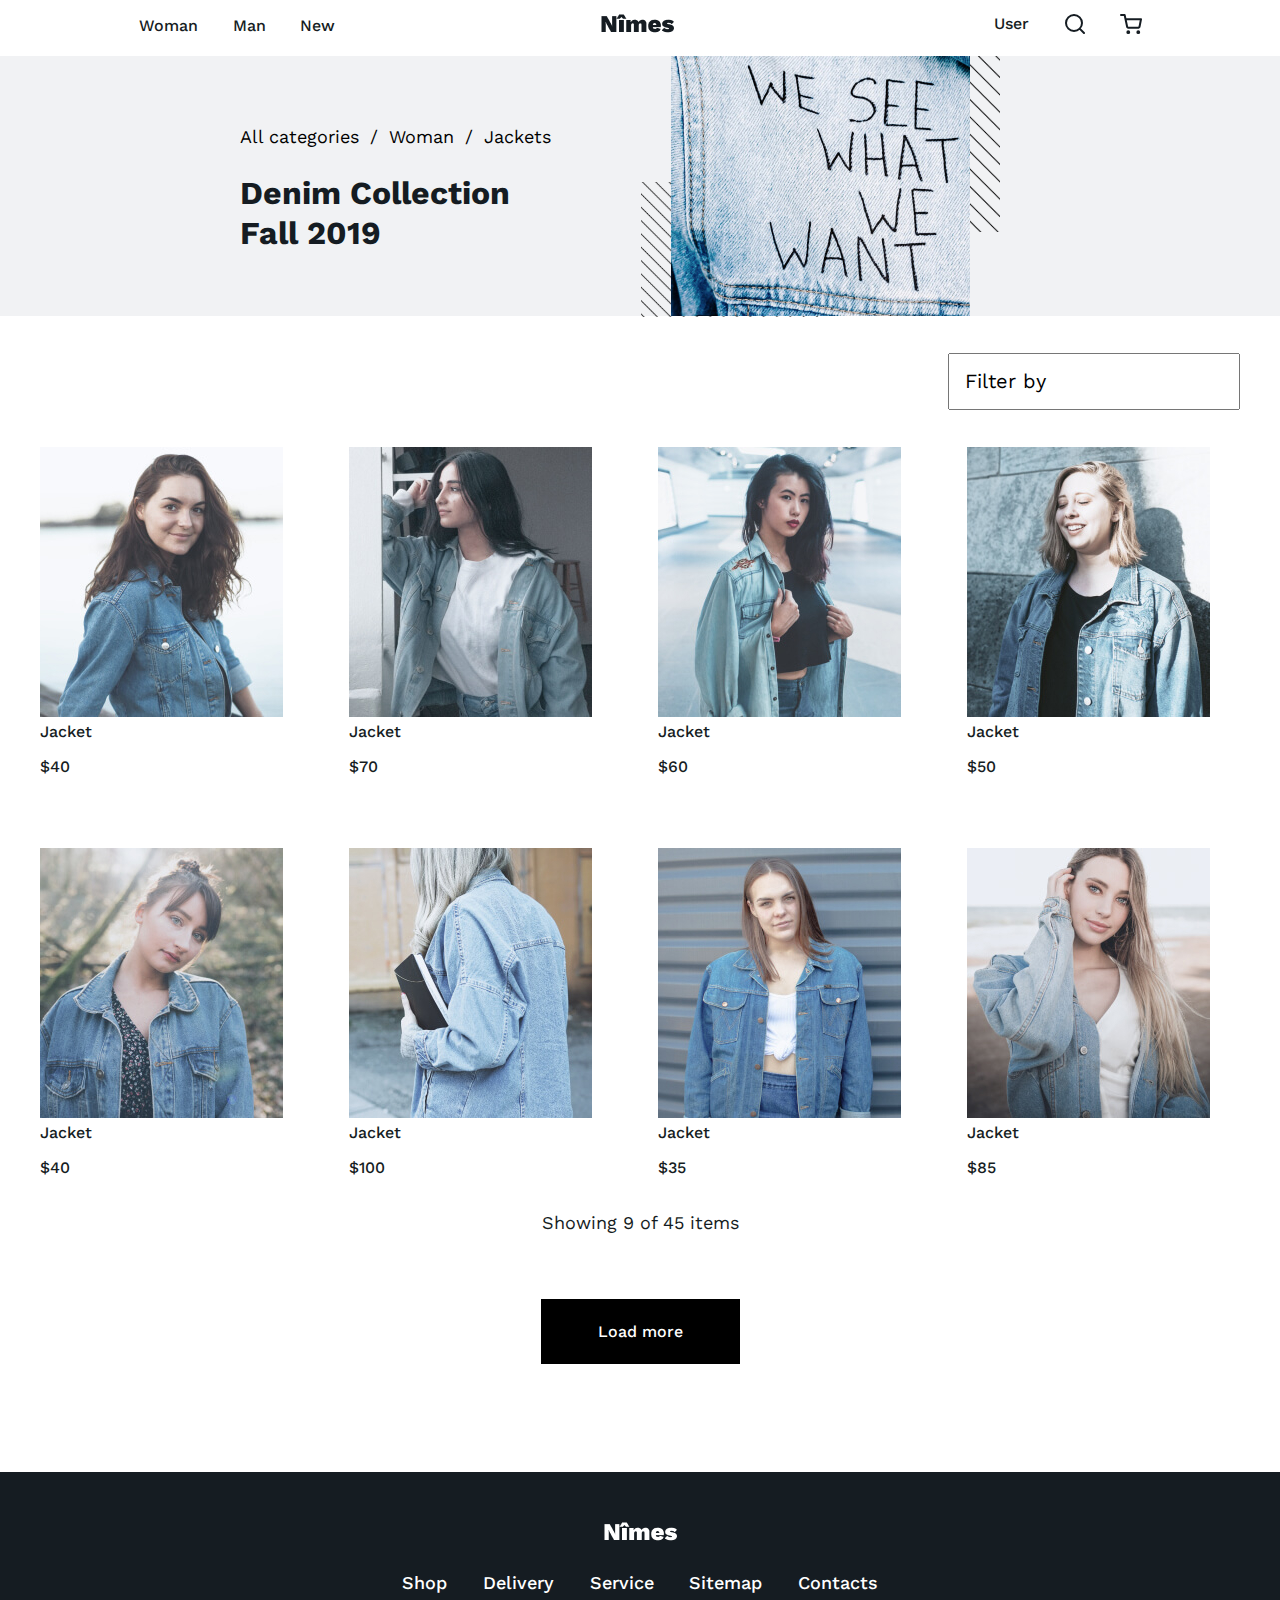
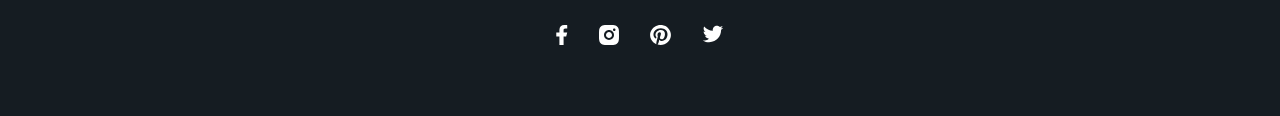
<file: catalog.html>
<!DOCTYPE html>
<html lang="en">
<head>
    <meta charset="UTF-8">
    <meta http-equiv="X-UA-Compatible" content="IE=edge">
    <meta name="viewport" content="width=device-width, initial-scale=1.0">
    <title>Интернет-магазин Nimes</title>
    <link rel="stylesheet" href="./css/style.css">
    <link rel="stylesheet" href="./css/normalize.css">
    <link rel="preconnect" href="https://fonts.gstatic.com" />
    <link
    href="https://fonts.googleapis.com/css2?family=Anton&family=Work+Sans:wght@100;200;300;400;500;600;700;800;900&display=swap"
    rel="stylesheet"
    />
    <link rel="icon" href="/img/favicon.ico" type="image/x-icon">
</head>
<body>
    <header class="header">
        <div class="container header__container">
        <div class="header__nav-link">
            <ul class="header__nav-list">
                <li class="header__nav-item">
                <a href="#" class="header__navigation-link link">Woman</a>
                </li>
                <li class="header__nav-item">
                <a href="#" class="header__navigation-link link">Man</a>
                </li>
                <li class="header__nav-item">
                <a href="#" class="header__navigation-link link">New</a>
                </li>
            </ul>
            </div>
        <div class="header__logo">
            <a href="index.html"><img src="./img/logo.png" alt="Logo Mines" class="header__logo-img" /></a>
        </div>
        <div class="header__user-features">
            <a href="profile.html" class="header__User link">User</a>
            <a href="#"
            ><img src="./img/search.svg" alt="Search" class="header__search"
            /></a>
            <a href="#"><img src="./img/cart.svg" alt="Cart" class="header__cart" /></a>
        </div>
        </div>
    </header>
    <div class="intro">
        <div class="intro__wrapper container">
            <div class="intro__description">
                <a href="#" class="intro__Vew">All categories</a><span class="intro__Vew">/</span><a href="#" class="intro__Vew">Woman</a><span class="intro__Vew">/</span><a href="#" class="intro__Vew">Jackets</a>
            <h3 class="intro__span">Denim Collection Fall 2019</h3>
            </div>
            <div class="intro__image-1"> 
                <img src="/img/line_down.svg" alt="lines" class="intro__line-1">
                <img src="./img/intro_2.jpg" alt="We see" class="intro__img-2">
                <img src="/img/line_down.svg" alt="lines" class="intro__line-2">
            </div>
        </div>
    </div>
    <div class="Filter-conteiner container">
    <input list="Filterby" value="Filter by" class="Filterby" />
        <datalist  id="Filterby">
            <option value="Filter by 1"></option>
            <option value="Filter by 2"></option>
        </datalist>
</div>
<div class=" View-Woman-Jacket container">
            <div class="View-Woman-Jacket__conteiner">
                <img src="/img/Jacket_1.1.jpg" alt="Jacket" class="jeans">
                <a href="#"  class="link">
                    <span class="View-Woman-Jacket__name-jeans">Jacket</span>
                    <p>$40</p>
                </a>
            </div>
            <div class="View-Woman-Jacket__conteiner">
                <img src="/img/Jacket_1.2.jpg" alt="Jacket" class="jeans">
                <a href="#"  class="link">
                    <span class="View-Woman-Jacket__name-jeans">Jacket</span>
                    <p> $70</p>
                </a>
            </div>
            <div class="View-Woman-Jacket__conteiner">
                <img src="/img/Jacket_1.3.jpg" alt="Jacket" class="jeans">
                <a href="#"  class="link">
                    <span class="View-Woman-Jacket__name-jeans">Jacket</span>
                    <p>$60</p>
                </a>
            </div>
            <div class="View-Woman-Jacket__conteiner">
                <img src="/img/Jacket_1.4.jpg" alt="Jacket" class="jeans">
                <a href="#"  class="link">
                    <span class="View-Woman-Jacket__name-jeans">Jacket</span>
                    <p>$50</p>
                </a>
            </div>
            <div class="View-Woman-Jacket__conteiner">
                <img src="/img/Jacket_2.1.jpg" alt="Jacket" class="jeans">
                <a href="#"  class="link">
                    <span class="View-Woman-Jacket__name-jeans">Jacket</span>
                    <p>$40</p>
                </a>
            </div>
            <div class="View-Woman-Jacket__conteiner">
                <img src="/img/Jacket_2.2.jpg" alt="Jacket" class="jeans">
                <a href="#"  class="link">
                    <span class="View-Woman-Jacket__name-jeans">Jacket</span>
                    <p>$100</p>
                </a>
            </div>
            <div class="View-Woman-Jacket__conteiner">
                <img src="/img/Jacket_2.3.jpg" alt="Jacket" class="jeans">
                <a href="#"  class="link">
                    <span class="View-Woman-Jacket__name-jeans">Jacket</span>
                    <p>$35</p>
                </a>
            </div>
            <div class="View-Woman-Jacket__conteiner">
                <img src="/img/Jacket_2.4.jpg" alt="Jacket" class="jeans">
                <a href="#"  class="link">
                    <span class="View-Woman-Jacket__name-jeans">Jacket</span>
                    <p>$85</p>
                </a>
            </div>
        </div>
        <div class="show-items container">
            <span>Showing 9 of 45 items</span>
        </div>
        <div class="load container">
            <a href="#" class="load__items link">Load more</a>
        </div>
        <footer class="footer">
            <div class="footer__container container">
            <a href="index.html" class="footer__logo-link link"
                ><img src="./img/logo_white.png" alt="Start page Nimes"></a>
            <ul class="footer__list">
                <li class="footer__nav-item footer__item">
                <a href="#" class="footer__link link">Shop</a>
                </li>
                <li class="footer__nav-item footer__item">
                <a href="#" class="footer__link link">Delivery</a>
                </li>
                <li class="footer__nav-item footer__item">
                <a href="#" class="footer__link link">Service</a>
                </li>
                <li class="footer__nav-item footer__item">
                <a href="#" class="footer__link link">Sitemap</a>
                </li>
                <li class="footer__nav-item footer__item">
                <a href="contacts.html" target="_blank" class="footer__link link">Contacts</a>
                </li>
            </ul>
            <ul class="footer__social-list">
                <li class="footer__nav-item social-item">
                <a href="https://ru-ru.facebook.com" class="footer__social-link"
                    ><img src="./img/fb.svg" alt="Facebook" class="footer__social-logo"></a>
                </li>
                <li class="footer__nav-item social-item">
                <a href="https://instagram.com" class="footer__social-link"
                    ><img src="./img/inst.svg" alt="Instagram" class="footer__social-logo"></a>
                </li>
                <li class="footer__nav-item social-item">
                <a href="https://pinterest.ru" class="footer__social-link"
                    ><img src="./img/pint.svg" alt="Pinteres" class="footer__social-logo"></a>
                </li>
                <li class="footer__nav-item social-item">
                <a href="https://twitter.com" class="footer__social-link"
                    ><img src="./img/twitter.svg" alt="Twitter" class="footer__social-logo"></a>
                </li>
            </ul>
            </div>
        </footer>
</body>
</html>
</file>
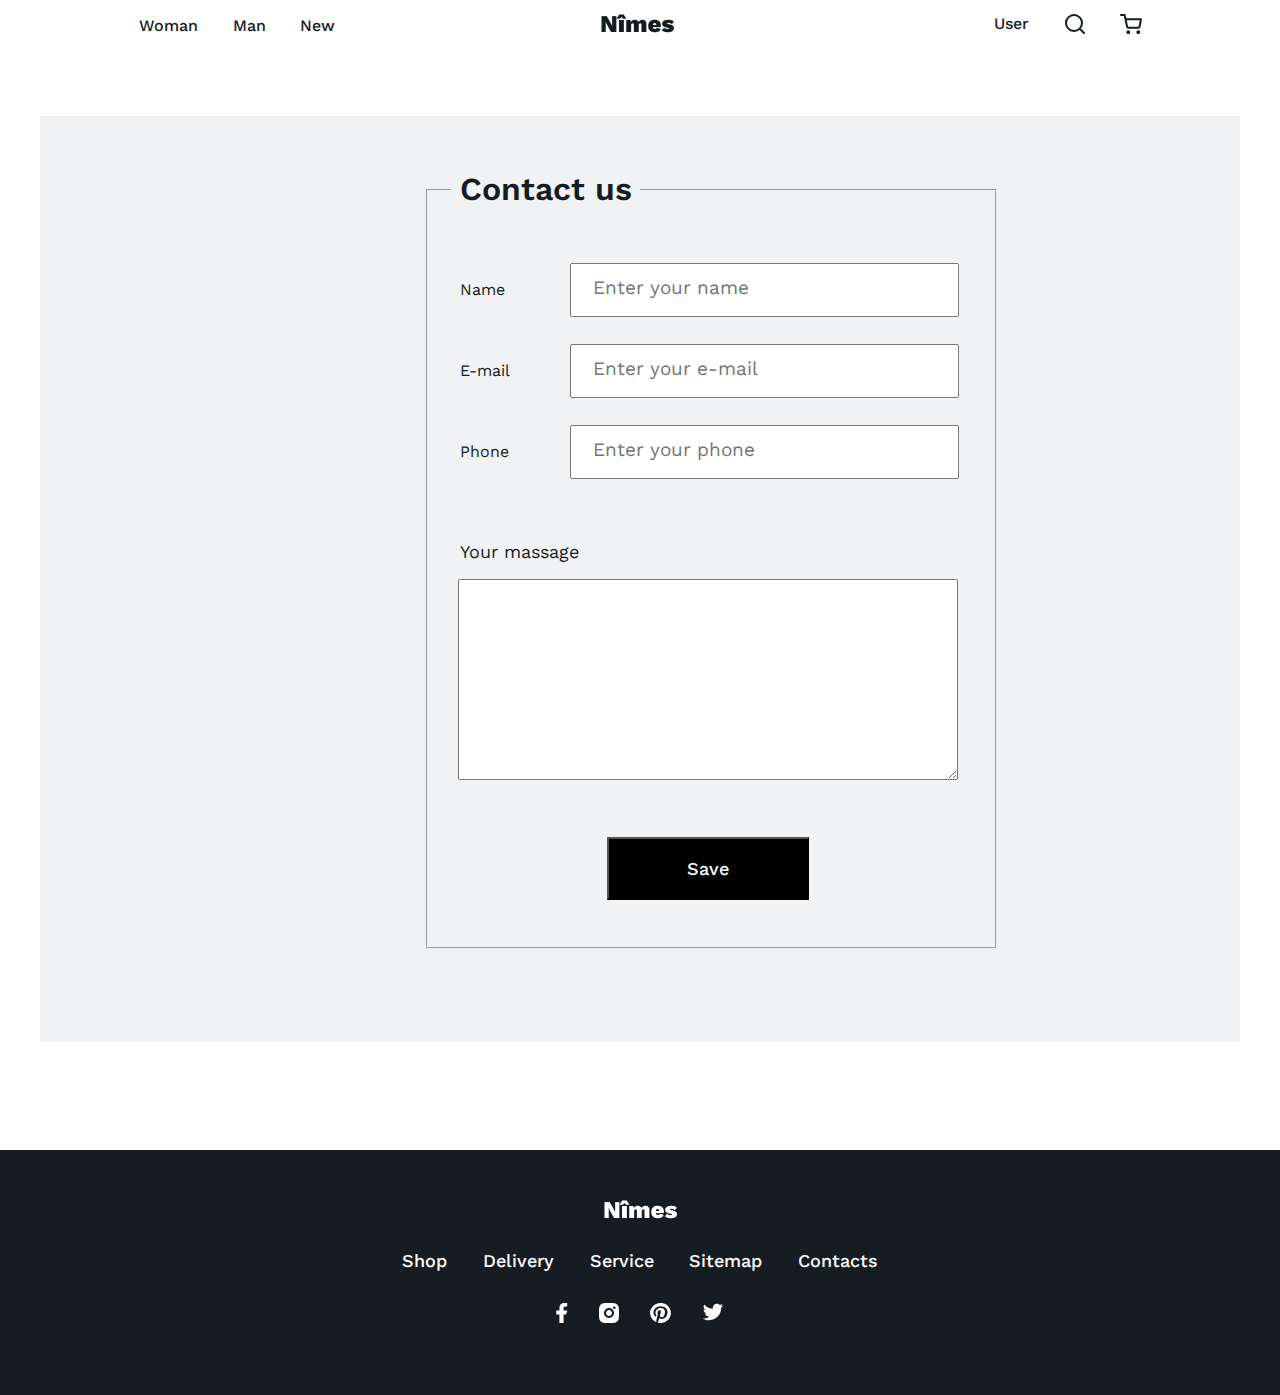
<file: Contacts.html>
<!DOCTYPE html>
<html lang="en">
<head>
    <meta charset="UTF-8">
    <meta http-equiv="X-UA-Compatible" content="IE=edge">
    <meta name="viewport" content="width=device-width, initial-scale=1.0">
    <title>Интернет-магазин Nimes</title>
    <link rel="stylesheet" href="./css/style.css">
    <link rel="stylesheet" href="./css/normalize.css">
    <link rel="preconnect" href="https://fonts.gstatic.com" />
    <link
    href="https://fonts.googleapis.com/css2?family=Anton&family=Work+Sans:wght@100;200;300;400;500;600;700;800;900&display=swap"
    rel="stylesheet"
    />
    <link rel="icon" href="/img/favicon.ico" type="image/x-icon">
</head>
<body>
    <header class="header">
        <div class="container header__container">
        <div class="header__nav-link">
            <ul class="header__nav-list">
                <li class="header__nav-item">
                <a href="#" class="header__navigation-link link">Woman</a>
                </li>
                <li class="header__nav-item">
                <a href="#" class="header__navigation-link link">Man</a>
                </li>
                <li class="header__nav-item">
                <a href="#" class="header__navigation-link link">New</a>
                </li>
            </ul>
            </div>
        <div class="header__logo">
            <a href="index.html"><img src="./img/logo.png" alt="Logo Mines" class="header__logo-img" /></a>
        </div>
        <div class="header__user-features">
            <a href="profile.html" class="header__User link">User</a>
            <a href="#"
            ><img src="./img/search.svg" alt="Search" class="header__search"
            /></a>
            <a href="#"><img src="./img/cart.svg" alt="Cart" class="header__cart" /></a>
        </div>
        </div>
    </header>
    <div class="contacts container">
        <fieldset class="contacts__wrapper">
            <legend class="contacts__blok">Contact us</legend>
            <div class="contacts__name">
                <label for="username">Name</label>
                <input id="username" class="contacts__input" type="text" placeholder="Enter your name" size="50" name="username" required>
            </div>
            <div class="contacts__name">
                <label for="mail">E-mail</label>
                <input class="contacts__input" id="mail" placeholder="Enter your e-mail" type="email" required>
            </div>
            <div class="contacts__name">
                <label for="phone">Phone</label>
                <input class="contacts__input" id="phone" placeholder="Enter your phone"  type="tel" size="20" name="phone">
            </div>
                <label  class="contacts__yourmassage" for="massage">Your massage</label>
                <textarea  class="contacts__textarea" id="massage" name="textarea" cols="30" rows="10" maxlength="100"></textarea>
                <div class="contacts__button-wrapper">
                    <button class="contacts__button link" type="button">Save</button>
                </div>
        </fieldset>
    </div>
        <footer class="footer">
            <div class="footer__container container">
            <a href="index.html" class="footer__logo-link link"
                ><img src="./img/logo_white.png" alt="Start page Nimes"></a>
            <ul class="footer__list">
                <li class="footer__nav-item footer__item">
                <a href="#" class="footer__link link">Shop</a>
                </li>
                <li class="footer__nav-item footer__item">
                <a href="#" class="footer__link link">Delivery</a>
                </li>
                <li class="footer__nav-item footer__item">
                <a href="#" class="footer__link link">Service</a>
                </li>
                <li class="footer__nav-item footer__item">
                <a href="#" class="footer__link link">Sitemap</a>
                </li>
                <li class="footer__nav-item footer__item">
                <a href="contacts.html" target="_blank" class="footer__link link">Contacts</a>
                </li>
            </ul>
            <ul class="footer__social-list">
                <li class="footer__nav-item social-item">
                <a href="https://ru-ru.facebook.com" class="footer__social-link"
                    ><img src="./img/fb.svg" alt="Facebook" class="footer__social-logo"></a>
                </li>
                <li class="footer__nav-item social-item">
                <a href="https://instagram.com" class="footer__social-link"
                    ><img src="./img/inst.svg" alt="Instagram" class="footer__social-logo"></a>
                </li>
                <li class="footer__nav-item social-item">
                <a href="https://pinterest.ru" class="footer__social-link"
                    ><img src="./img/pint.svg" alt="Pinteres" class="footer__social-logo"></a>
                </li>
                <li class="footer__nav-item social-item">
                <a href="https://twitter.com" class="footer__social-link"
                    ><img src="./img/twitter.svg" alt="Twitter" class="footer__social-logo"></a>
                </li>
            </ul>
            </div>
        </footer>
</body>
</html>
</file>
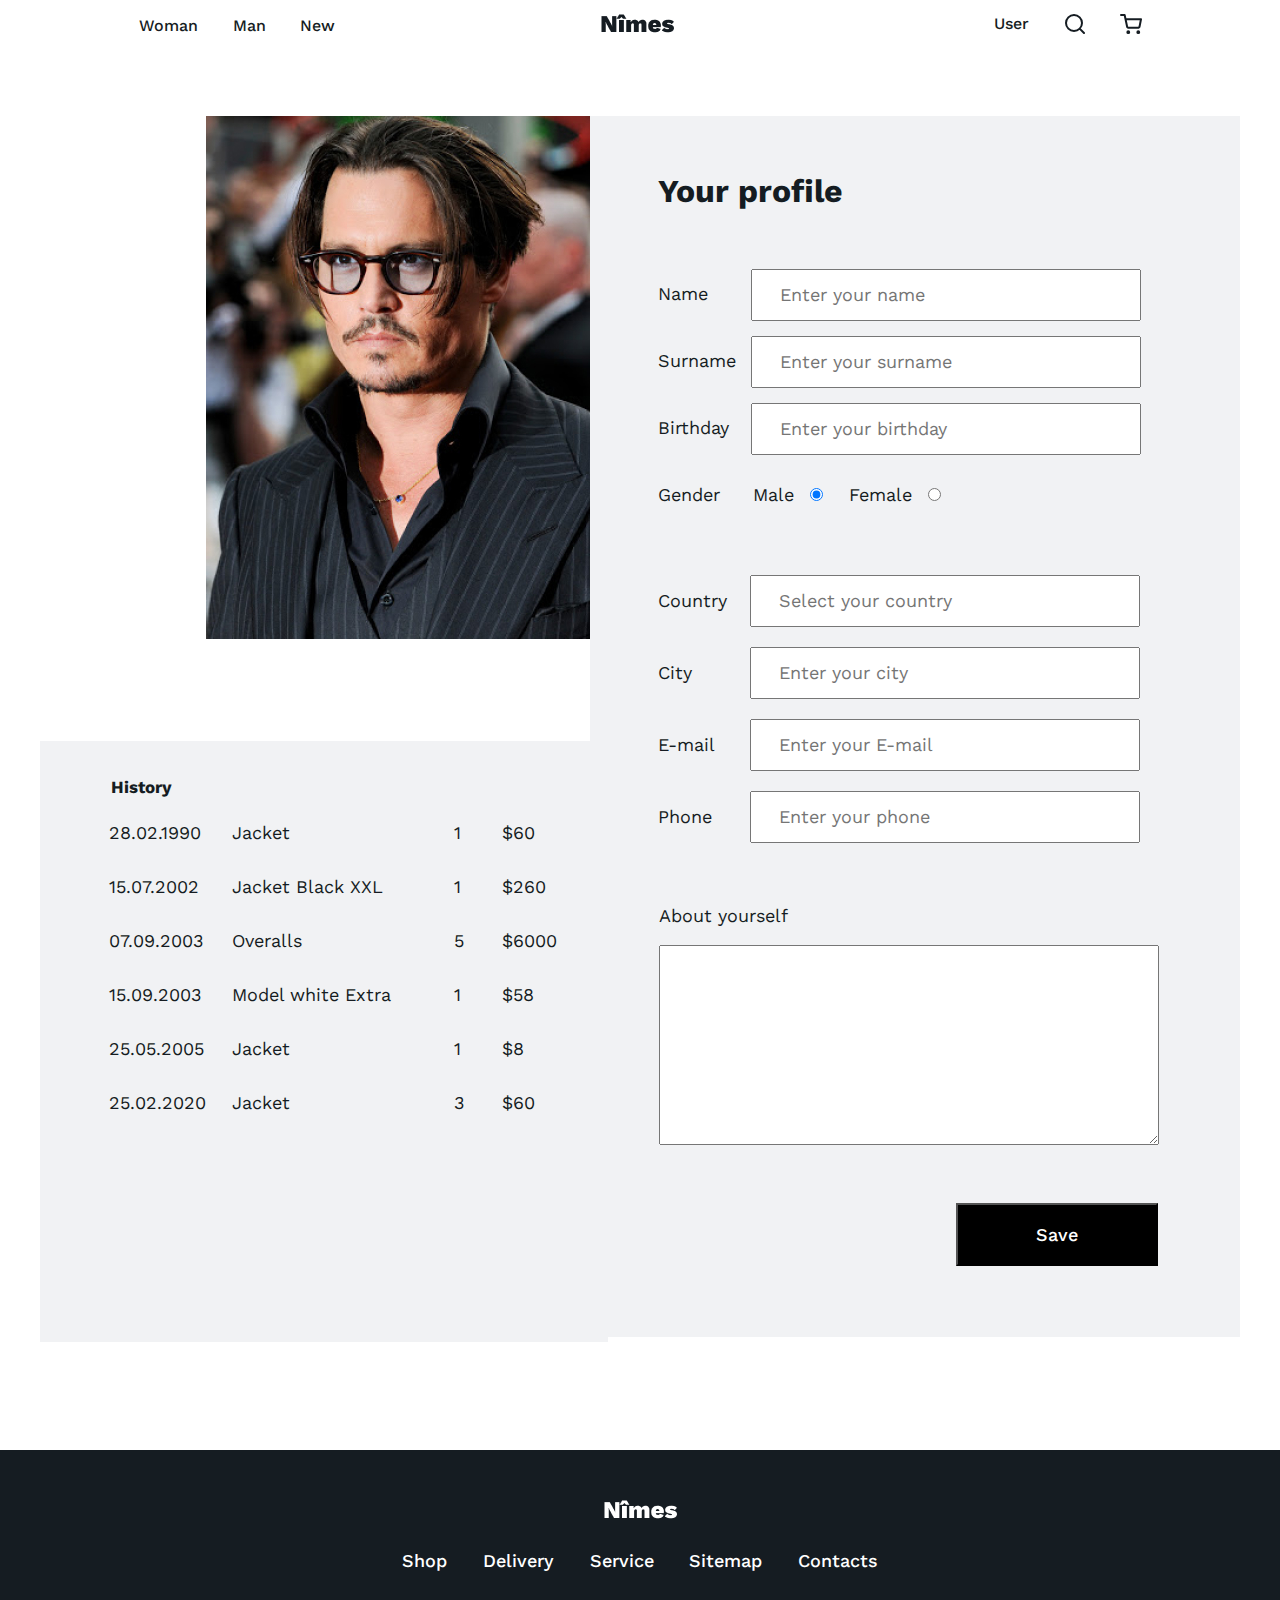
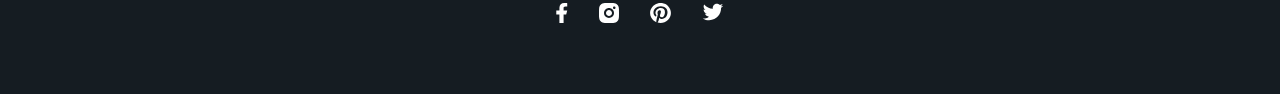
<file: profile.html>
<!DOCTYPE html>
<html lang="en">
<head>
    <meta charset="UTF-8">
    <meta http-equiv="X-UA-Compatible" content="IE=edge">
    <meta name="viewport" content="width=device-width, initial-scale=1.0">
    <title>Интернет-магазин Nimes</title>
    <link rel="stylesheet" href="./css/style.css">
    <link rel="stylesheet" href="./css/normalize.css">
    <link rel="preconnect" href="https://fonts.gstatic.com" />
    <link
    href="https://fonts.googleapis.com/css2?family=Anton&family=Work+Sans:wght@100;200;300;400;500;600;700;800;900&display=swap"
    rel="stylesheet"
    />
    <link rel="icon" href="/img/favicon.ico" type="image/x-icon">
</head>
<body>
    <header class="header">
        <div class="container header__container">
        <div class="header__nav-link">
            <ul class="header__nav-list">
                <li class="header__nav-item">
                <a href="#" class="header__navigation-link link">Woman</a>
                </li>
                <li class="header__nav-item">
                <a href="#" class="header__navigation-link link">Man</a>
                </li>
                <li class="header__nav-item">
                <a href="#" class="header__navigation-link link">New</a>
                </li>
            </ul>
            </div>
        <div class="header__logo">
            <a href="index.html"><img src="./img/logo.png" alt="Logo Mines" class="header__logo-img" /></a>
        </div>
        <div class="header__user-features">
            <a href="profile.html" class="header__User link">User</a>
            <a href="#"
            ><img src="./img/search.svg" alt="Search" class="header__search"
            /></a>
            <a href="#"><img src="./img/cart.svg" alt="Cart" class="header__cart" /></a>
        </div>
        </div>
    </header>
    <div class="profile container">
        <div class="profile__photo-history">
            <div class="photo">
                <img src="./img/yourphoto.jpg" alt="Your Photo" class="profile__poto-img" />
            </div>
            <div class="history container">
                <span class="history__header">History</span>
                <div class="history__new-products">
                <span>28.02.1990</span>
                <span>Jacket</span>
                <span>1</span>
                <span>$60</span>
                </div>
                <div class="history__new-products">
                <span>15.07.2002</span>
                <span>Jacket Black XXL</span>
                <span>1</span>
                <span>$260</span>
                </div>
                <div class="history__new-products">
                <span>07.09.2003</span>
                <span>Overalls</span>
                <span>5</span>
                <span>$6000</span>
                </div>
                <div class="history__new-products">
                <span>15.09.2003</span>
                <span>Model white Extra</span>
                <span>1</span>
                <span>$58</span>
                </div>
                <div class="history__new-products">
                <span>25.05.2005</span>
                <span>Jacket</span>
                <span>1</span>
                <span>$8</span>
                </div>
                <div class="history__new-products">
                <span>25.02.2020</span>
                <span>Jacket</span>
                <span>3</span>
                <span>$60</span>
                </div>
            </div>
        </div>
        <div class="profile__Viwe-description">
            <h2 class="profile__span">Your profile</h2>
            <form action="#" method="post" class="form">
                <div class="profile__data-list">
                    <label for="username">Name</label>
                    <input class="profile__input" id="username" type="text" placeholder="Enter your name" maxlength="5" size="50" name="username" required>
                </div>
                <div class="profile__data-list">
                    <label >Surname</label>
                    <input class="profile__input" placeholder="Enter your surname" maxlength="5" type="text" size="50" name="usersurname" required />
                </div>
                <div class="profile__data-list">
                    <label>Birthday</label>
                    <input class="profile__input" placeholder="Enter your birthday" maxlength="5" type="text" size="50" name="userbirthday">
                </div>
                <div class="profile__data-list">
                    <label>Gender</label>
                    <div class="profile__radios">
                        <label for="male" class="profile__label-radio">Male</label>
                        <input class="profile__radio" checked type="radio" id="male" name="gender">
                        <label for="female" class="profile__label-radio">Female</label>
                        <input type="radio" id="female" name="gender">
                    </div>
                </div>
                <div class="profile__data-input">
                    <label>Country</label>
                    <input class="profile__input" type="text" list="country" placeholder="Select your country"/>
                    <datalist  id="country">
                    <option label="Rus">1</option>
                    <option label="USE">2</option>
                    </datalist>
                </div>
                <div class="profile__data-input">
                    <label>City</label>
                    <input class="profile__input" placeholder="Enter your city" maxlength="4" type="text" size="20" name="#" autocomplete="on">
                </div>
                <div class="profile__data-input">
                    <label>E-mail</label>
                    <input class="profile__input" placeholder="Enter your E-mail" type="email" size="20" name="#" pattern="([A-z0-9_.-]{1,})@([A-z0-9_.-]{1,}).([A-z]{2,8})">
                </div>
                <div class="profile__data-input">
                    <label>Phone</label>
                    <input class="profile__input" placeholder="Enter your phone"  type="tel" name="phone" pattern="\+7\-[0-9]{3}\-[0-9]{3}\-[0-9]{2}\-[0-9]{2}">
                </div>
                <div class="profile__textarea-wrapper">
                    <p>About yourself</p>
                    <textarea class="profile__textarea" name="#" id="#" cols="40" rows="10"></textarea>
                </div>
                <div class="profile__button-wrapper">
                    <button class="profile__button link" type="button">Save</button>
                </div>
            </form>
            
        </div>
    </div>
        <footer class="footer">
            <div class="footer__container container">
            <a href="index.html" class="footer__logo-link link"
                ><img src="./img/logo_white.png" alt="Start page Nimes"></a>
            <ul class="footer__list">
                <li class="footer__nav-item footer__item">
                <a href="#" class="footer__link link">Shop</a>
                </li>
                <li class="footer__nav-item footer__item">
                <a href="#" class="footer__link link">Delivery</a>
                </li>
                <li class="footer__nav-item footer__item">
                <a href="#" class="footer__link link">Service</a>
                </li>
                <li class="footer__nav-item footer__item">
                <a href="#" class="footer__link link">Sitemap</a>
                </li>
                <li class="footer__nav-item footer__item">
                <a href="contacts.html" target="_blank" class="footer__link link">Contacts</a>
                </li>
            </ul>
            <ul class="footer__social-list">
                <li class="footer__nav-item social-item">
                <a href="https://ru-ru.facebook.com" class="footer__social-link"
                    ><img src="./img/fb.svg" alt="Facebook" class="footer__social-logo"></a>
                </li>
                <li class="footer__nav-item social-item">
                <a href="https://instagram.com" class="footer__social-link"
                    ><img src="./img/inst.svg" alt="Instagram" class="footer__social-logo"></a>
                </li>
                <li class="footer__nav-item social-item">
                <a href="https://pinterest.ru" class="footer__social-link"
                    ><img src="./img/pint.svg" alt="Pinteres" class="footer__social-logo"></a>
                </li>
                <li class="footer__nav-item social-item">
                <a href="https://twitter.com" class="footer__social-link"
                    ><img src="./img/twitter.svg" alt="Twitter" class="footer__social-logo"></a>
                </li>
            </ul>
            </div>
        </footer>
</body>
</html>
</file>
<file: css/style.css>
* {
  -webkit-box-sizing: border-box;
          box-sizing: border-box;
}

body {
  font-family: "Work Sans", sans-serif;
  color: #151c22;
}

.container {
  width: 1367px;
  margin: 0 auto;
}

.link {
  font-weight: 500;
  font-size: 16px;
  line-height: 19px;
  color: inherit;
  text-decoration: none;
  font-weight: 500;
}

.link:hover {
  color: red;
}

.header__container {
  display: -webkit-box;
  display: -ms-flexbox;
  display: flex;
  -webkit-box-pack: justify;
      -ms-flex-pack: justify;
          justify-content: space-between;
  -webkit-box-align: center;
      -ms-flex-align: center;
          align-items: center;
  margin-bottom: 5px;
}

.header__nav-link {
  display: -webkit-box;
  display: -ms-flexbox;
  display: flex;
  -webkit-box-orient: vertical;
  -webkit-box-direction: normal;
      -ms-flex-direction: column;
          flex-direction: column;
  -webkit-box-pack: center;
      -ms-flex-pack: center;
          justify-content: center;
  -webkit-box-align: start;
      -ms-flex-align: start;
          align-items: flex-start;
  padding-left: 99px;
}

.header__nav-list {
  display: -webkit-box;
  display: -ms-flexbox;
  display: flex;
  -webkit-box-pack: justify;
      -ms-flex-pack: justify;
          justify-content: space-between;
  padding: 0;
  width: 196px;
}

.header__nav-item {
  list-style: none;
}

.header__user-features {
  width: 301px;
  display: -webkit-box;
  display: -ms-flexbox;
  display: flex;
  -webkit-box-pack: justify;
      -ms-flex-pack: justify;
          justify-content: space-between;
  padding: 0 98px 0 55px;
}

.intro {
  background-color: #f1f2f4;
  padding: 0px;
  height: 260px;
}

.intro__wrapper {
  padding: 0 170px;
  display: -webkit-box;
  display: -ms-flexbox;
  display: flex;
  -webkit-box-pack: justify;
      -ms-flex-pack: justify;
          justify-content: space-between;
  -webkit-box-align: center;
      -ms-flex-align: center;
          align-items: center;
}

.intro__description {
  padding-left: 30px;
  padding-top: 35px;
}

.intro__span {
  display: -webkit-box;
  display: -ms-flexbox;
  display: flex;
  margin-top: 25px;
  width: 275px;
  font-size: 32px;
  line-height: 40px;
}

.intro__image-1 {
  position: relative;
  padding: 0;
  z-index: 10;
}

.intro__img-2 {
  margin-right: 100px;
  height: 100%;
}

.intro__line-1 {
  position: absolute;
  top: 0;
  right: 70px;
  z-index: -1;
}

.intro__line-2 {
  position: absolute;
  height: 135px;
  bottom: 4px;
  left: -30px;
  z-index: -1;
}

.intro__Vew {
  margin-bottom: 20px;
  text-decoration: none;
  color: #000;
  font-size: 18px;
  padding-right: 11px;
}

.Filter-conteiner {
  display: -webkit-box;
  display: -ms-flexbox;
  display: flex;
  -webkit-box-orient: vertical;
  -webkit-box-direction: normal;
      -ms-flex-direction: column;
          flex-direction: column;
  -webkit-box-align: center;
      -ms-flex-align: center;
          align-items: center;
  margin-top: 37px;
  margin-bottom: -3px;
  font-size: 20px;
}

.Filterby {
  -ms-flex-item-align: end;
      align-self: flex-end;
  padding: 15px;
}

.View-Woman-Jacket {
  display: -ms-grid;
  display: grid;
  -ms-grid-columns: (270px)[4];
      grid-template-columns: repeat(4, 270px);
  -ms-grid-rows: 272px 340px;
      grid-template-rows: 272px 340px;
  -webkit-column-gap: 39px;
          column-gap: 39px;
  row-gap: 129px;
  padding-top: 40px;
  margin-bottom: 77px;
  margin-bottom: 20px;
}

.show-items {
  display: -webkit-box;
  display: -ms-flexbox;
  display: flex;
  -webkit-box-orient: vertical;
  -webkit-box-direction: normal;
      -ms-flex-direction: column;
          flex-direction: column;
  -webkit-box-align: center;
      -ms-flex-align: center;
          align-items: center;
  margin-top: 25px;
  margin-bottom: 65px;
  font-size: 18px;
}

.load {
  display: -webkit-box;
  display: -ms-flexbox;
  display: flex;
  -webkit-box-align: center;
      -ms-flex-align: center;
          align-items: center;
  -webkit-box-orient: vertical;
  -webkit-box-direction: normal;
      -ms-flex-direction: column;
          flex-direction: column;
}

.load__items {
  padding: 23px 57px;
  background-color: black;
  color: white;
  text-decoration: none;
}

.footer {
  background-color: #151c22;
}

.footer__container {
  width: 476px;
  display: -webkit-box;
  display: -ms-flexbox;
  display: flex;
  -webkit-box-align: center;
      -ms-flex-align: center;
          align-items: center;
  -webkit-box-orient: vertical;
  -webkit-box-direction: normal;
      -ms-flex-direction: column;
          flex-direction: column;
  color: #ffffff;
  padding: 50px 0;
  margin-top: 108px;
}

.footer__list {
  width: 100%;
  display: -webkit-box;
  display: -ms-flexbox;
  display: flex;
  -webkit-box-pack: justify;
      -ms-flex-pack: justify;
          justify-content: space-between;
  padding: 0;
  margin: 27px 0;
}

.footer__social-list {
  width: 168px;
  display: -webkit-box;
  display: -ms-flexbox;
  display: flex;
  -webkit-box-pack: justify;
      -ms-flex-pack: justify;
          justify-content: space-between;
  padding: 0;
  margin-top: 5px;
}

.footer__link {
  font-weight: 500px;
  font-size: 18px;
  line-height: 21px;
}

.footer__nav-item {
  list-style: none;
  display: -webkit-box;
  display: -ms-flexbox;
  display: flex;
}

.profile {
  display: -webkit-box;
  display: -ms-flexbox;
  display: flex;
  -webkit-box-pack: justify;
      -ms-flex-pack: justify;
          justify-content: space-between;
  padding-top: 60px;
}

.profile__photo-history {
  width: 550px;
}

.profile__Viwe-description {
  width: 668px;
  height: 1221px;
  background: #F1F2F4;
  padding: 8px 0 0 50px;
}

.profile__span {
  padding-top: 22px;
  padding-left: 18px;
  font-size: 32px;
}

.profile__data-input {
  display: -webkit-box;
  display: -ms-flexbox;
  display: flex;
  -webkit-box-align: center;
      -ms-flex-align: center;
          align-items: center;
  -webkit-box-pack: justify;
      -ms-flex-pack: justify;
          justify-content: space-between;
  padding: 72px 94px 0 18px;
  height: 68px;
}

.profile__input {
  width: 390px;
  padding: 14px 0 13px 27px;
}

.profile__label-radio {
  padding-right: 10px;
}

.profile__radios {
  width: 388px;
}

.profile__radio {
  margin-right: 20px;
}

.profile__textarea-wrapper {
  padding: 71px 0 0 19px;
  font-size: 18px;
}

.profile__textarea {
  width: 500px;
  height: 200px;
}

.profile__data-list {
  display: -webkit-box;
  display: -ms-flexbox;
  display: flex;
  -webkit-box-align: center;
      -ms-flex-align: center;
          align-items: center;
  -webkit-box-pack: justify;
      -ms-flex-pack: justify;
          justify-content: space-between;
  padding: 0 93px 0 18px;
  height: 67px;
}

.profile__button-wrapper {
  padding: 53px 0 0 316px;
}

.profile__button {
  width: 202px;
  height: 63px;
  background-color: black;
  color: white;
  font-size: 18px;
  cursor: pointer;
}

.history {
  width: 568px;
  height: 601px;
  background: #F1F2F4;
  padding: 37px 0 0 19px;
}

.history__header {
  font-weight: 700;
  font-size: 17px;
  padding-left: 52px;
}

.history__new-products {
  display: -ms-grid;
  display: grid;
  -ms-grid-columns: 84px 183px 9px 60px;
      grid-template-columns: 84px 183px 9px 60px;
  -webkit-column-gap: 39px;
          column-gap: 39px;
  -ms-grid-rows: 36px;
      grid-template-rows: 36px;
  -webkit-box-align: center;
      -ms-flex-align: center;
          align-items: center;
  padding: 18px 0 0 50px;
  font-size: 18px;
}

.form {
  padding-top: 25px;
  padding-right: 6px;
  font-size: 18px;
}

.photo {
  padding: 0px 0 97px 166px;
}

.contacts {
  display: -webkit-box;
  display: -ms-flexbox;
  display: flex;
  background: #F1F2F4;
  width: 1367px;
  height: 926px;
  margin-top: 65px;
  padding: 55px 0 0 384px;
}

.contacts__wrapper {
  display: -webkit-box;
  display: -ms-flexbox;
  display: flex;
  -webkit-box-orient: vertical;
  -webkit-box-direction: normal;
      -ms-flex-direction: column;
          flex-direction: column;
  height: 778px;
  width: 571px;
  padding: 1px 12px 0 23px;
}

.contacts__blok {
  font-weight: 600;
  font-size: 32px;
  padding-right: 8px;
  padding-left: 9px;
}

.contacts__name {
  display: -webkit-box;
  display: -ms-flexbox;
  display: flex;
  -webkit-box-align: center;
      -ms-flex-align: center;
          align-items: center;
  -webkit-box-pack: justify;
      -ms-flex-pack: justify;
          justify-content: space-between;
  padding: 81px 24px 0 9px;
  height: 66px;
}

.contacts__input {
  width: 389px;
  padding: 12px 21px 16px;
  font-size: 19px;
}

.contacts__yourmassage {
  padding: 90px 0 16px 9px;
  font-size: 18px;
}

.contacts__textarea {
  width: 500px;
  height: 201px;
  margin-left: 7px;
}

.contacts__button {
  width: 202px;
  height: 63px;
  background-color: black;
  color: white;
  font-size: 18px;
  cursor: pointer;
}

.contacts__button-wrapper {
  padding: 57px 0 0 156px;
}

@media (max-width: 1366px) and (min-width: 1201px) {
  .container {
    max-width: 1200px;
  }
}

@media (max-width: 1200px) and (min-width: 992px) {
  .container {
    max-width: 900px;
  }
  .View-Woman-Jacket {
    -ms-grid-columns: (1fr)[2];
        grid-template-columns: repeat(2, 1fr);
    -ms-grid-rows: min-content;
        grid-template-rows: -webkit-min-content;
        grid-template-rows: min-content;
  }
  .jeans {
    width: 100%;
  }
}

@media (max-width: 991px) and (min-width: 768px) {
  .container {
    width: 100%;
  }
  .intro__image-1 {
    display: none;
  }
  .View-Woman-Jacket {
    -ms-grid-columns: (1fr)[1];
        grid-template-columns: repeat(1, 1fr);
    -ms-grid-rows: min-content;
        grid-template-rows: -webkit-min-content;
        grid-template-rows: min-content;
  }
  .show-items {
    margin-left: 0;
  }
  .load {
    margin-left: 0;
  }
  .jeans {
    width: 100%;
  }
  .footer {
    width: 100%;
  }
  .footer__list {
    width: 70%;
  }
}

@media (max-width: 767px) and (min-width: 481px) {
  .container {
    width: 100%;
  }
  .header {
    width: 100%;
  }
  .header__nav-link {
    padding-left: 0;
  }
  .header__nav-list {
    width: 140px;
  }
  .header__user-features {
    padding: 0;
    width: 100px;
  }
  .intro__wrapper {
    padding: 0 2px;
  }
  .intro__image-1 {
    display: none;
  }
  .intro__img-2 {
    margin-right: 0;
  }
  .footer {
    width: 100%;
  }
  .footer__list {
    width: 70%;
  }
  .View-Woman-Jacket {
    -ms-grid-columns: (1fr)[1];
        grid-template-columns: repeat(1, 1fr);
    -ms-grid-rows: min-content;
        grid-template-rows: -webkit-min-content;
        grid-template-rows: min-content;
    padding-left: 0;
  }
  .jeans {
    width: 100%;
  }
}

@media (max-width: 480px) {
  .container {
    width: 95%;
  }
  .header {
    width: 100%;
  }
  .header__nav-link {
    padding-left: 0;
  }
  .header__nav-list {
    width: 140px;
  }
  .header__user-features {
    padding: 0;
    width: 100px;
  }
  .intro {
    width: 100%;
  }
  .intro__wrapper {
    padding: 0 2px;
  }
  .intro__description {
    padding-left: 0;
  }
  .intro__image-1 {
    display: none;
  }
  .View-Woman-Jacket {
    width: 100%;
    -ms-grid-columns: (1fr)[1];
        grid-template-columns: repeat(1, 1fr);
    -ms-grid-rows: min-content;
        grid-template-rows: -webkit-min-content;
        grid-template-rows: min-content;
    padding-left: 0;
  }
  .jeans {
    width: 100%;
  }
  .footer {
    width: 100%;
  }
}
/*# sourceMappingURL=style.css.map */
</file>
